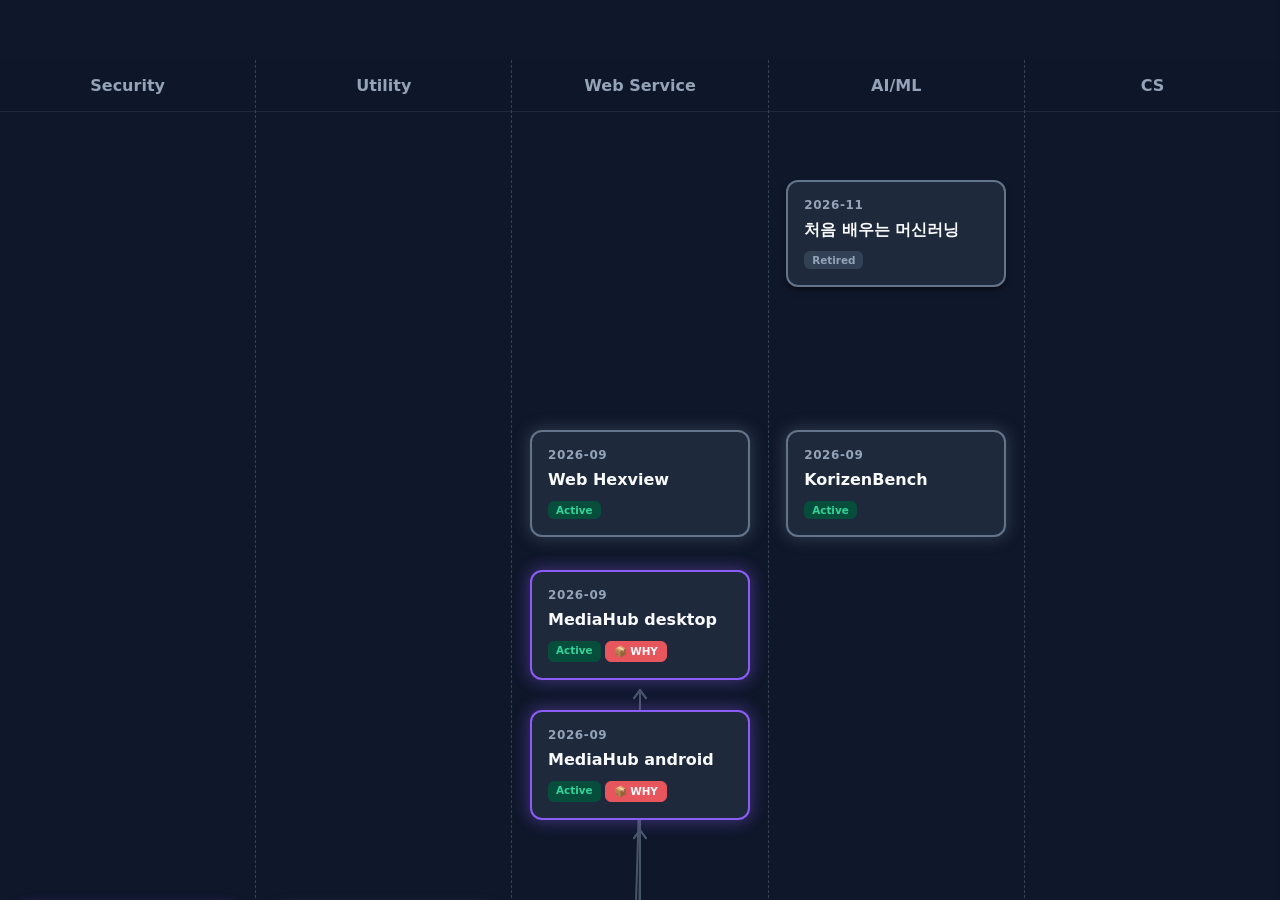
<file: devHistory/index.html>
<!-- test819 : dev history -->
<!-- python -m http.server 8080 -->

<!DOCTYPE html>
<html lang="ko">
<head>
    <meta charset="UTF-8">
    <meta name="viewport" content="width=device-width, initial-scale=1.0">
    <title>Development History</title>

    <link rel="icon" href="./favicon.ico" type="image/x-icon">
    <link rel="stylesheet" href="style.css"/>
</head>
<body>

<div id="app">
    <div id="main-view">
        <div class="swimlanes" id="swimlanes-container">
            <svg id="svg-layer"></svg>
        </div>
    </div>

    <div id="side-panel">
        <div class="panel-header">
            <span class="close-btn" onclick="closePanel()">×</span>
            <span class="panel-gen" id="sp-gen"></span>
            <h2 class="panel-title" id="sp-title"></h2>
            <div class="badge-group" id="sp-badges"></div>
        </div>
        <div class="panel-content">
            <div class="sidebar-timeline" id="sp-timeline"></div>
            <h3 class="section-title">Tech Stack</h3>
            <p class="panel-desc" id="sp-techstack"></p>
            <h3 class="section-title">Description</h3>
            <p class="panel-desc" id="sp-description"></p>
        </div>
    </div>
</div>

<script src="render.js"></script>

</body>
</html>
</file>
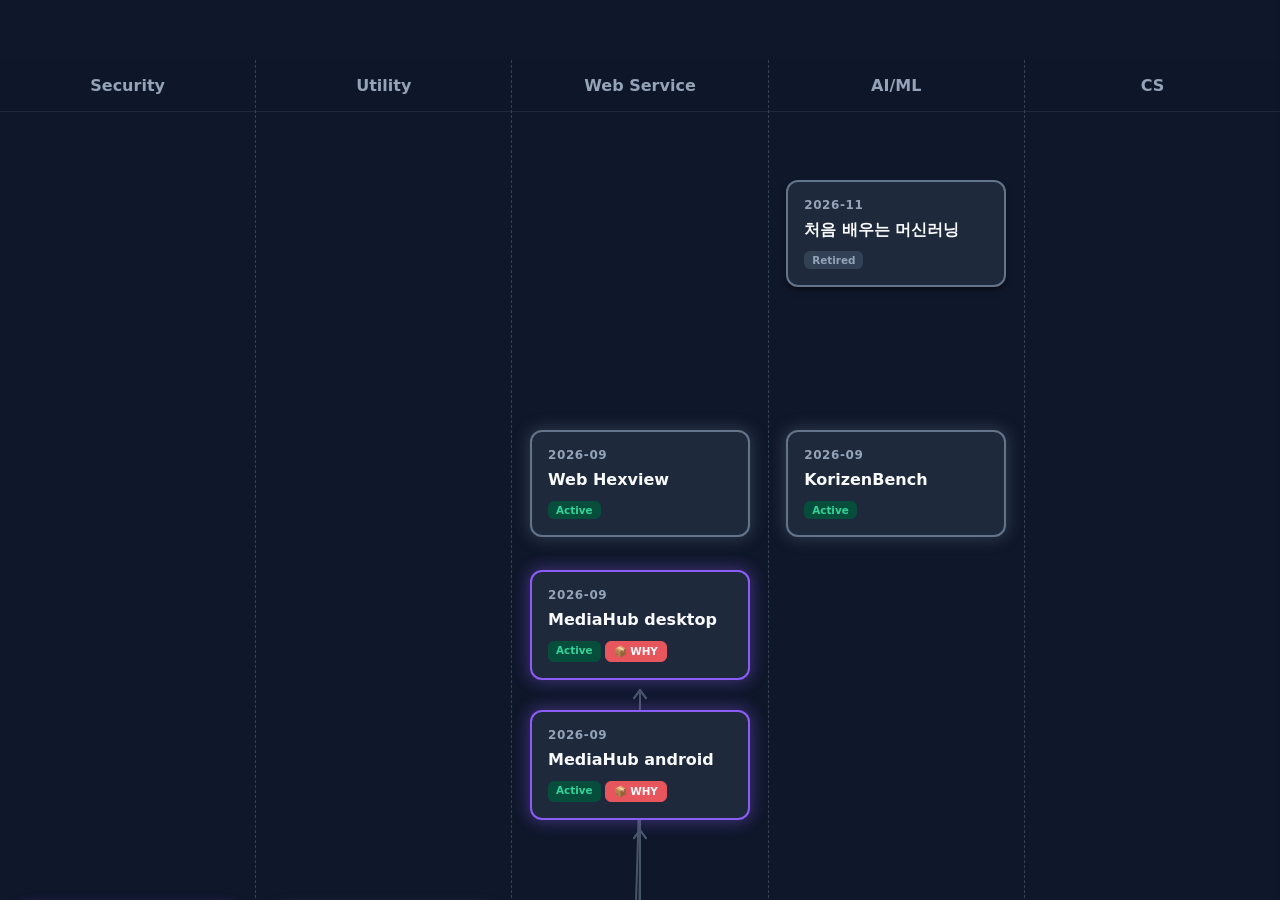
<file: DevHistory/index.html>
<!-- test819 : dev history -->
<!-- python -m http.server 8080 -->

<!DOCTYPE html>
<html lang="ko">
<head>
    <meta charset="UTF-8">
    <meta name="viewport" content="width=device-width, initial-scale=1.0">
    <title>Development History</title>

    <link rel="icon" href="../favicon.png" type="image/x-icon">
    <link rel="stylesheet" href="style.css"/>
</head>
<body>

<div id="app">
    <div id="main-view">
        <div class="swimlanes" id="swimlanes-container">
            <svg id="svg-layer"></svg>
        </div>
    </div>

    <div id="side-panel">
        <div class="panel-header">
            <span class="close-btn" onclick="closePanel()">×</span>
            <span class="panel-gen" id="sp-gen"></span>
            <h2 class="panel-title" id="sp-title"></h2>
            <div class="badge-group" id="sp-badges"></div>
        </div>
        <div class="panel-content">
            <div class="sidebar-timeline" id="sp-timeline"></div>
            <h3 class="section-title">Tech Stack</h3>
            <p class="panel-desc" id="sp-techstack"></p>
            <h3 class="section-title">Description</h3>
            <p class="panel-desc" id="sp-description"></p>
        </div>
    </div>
</div>

<script src="render.js"></script>

</body>
</html>
</file>
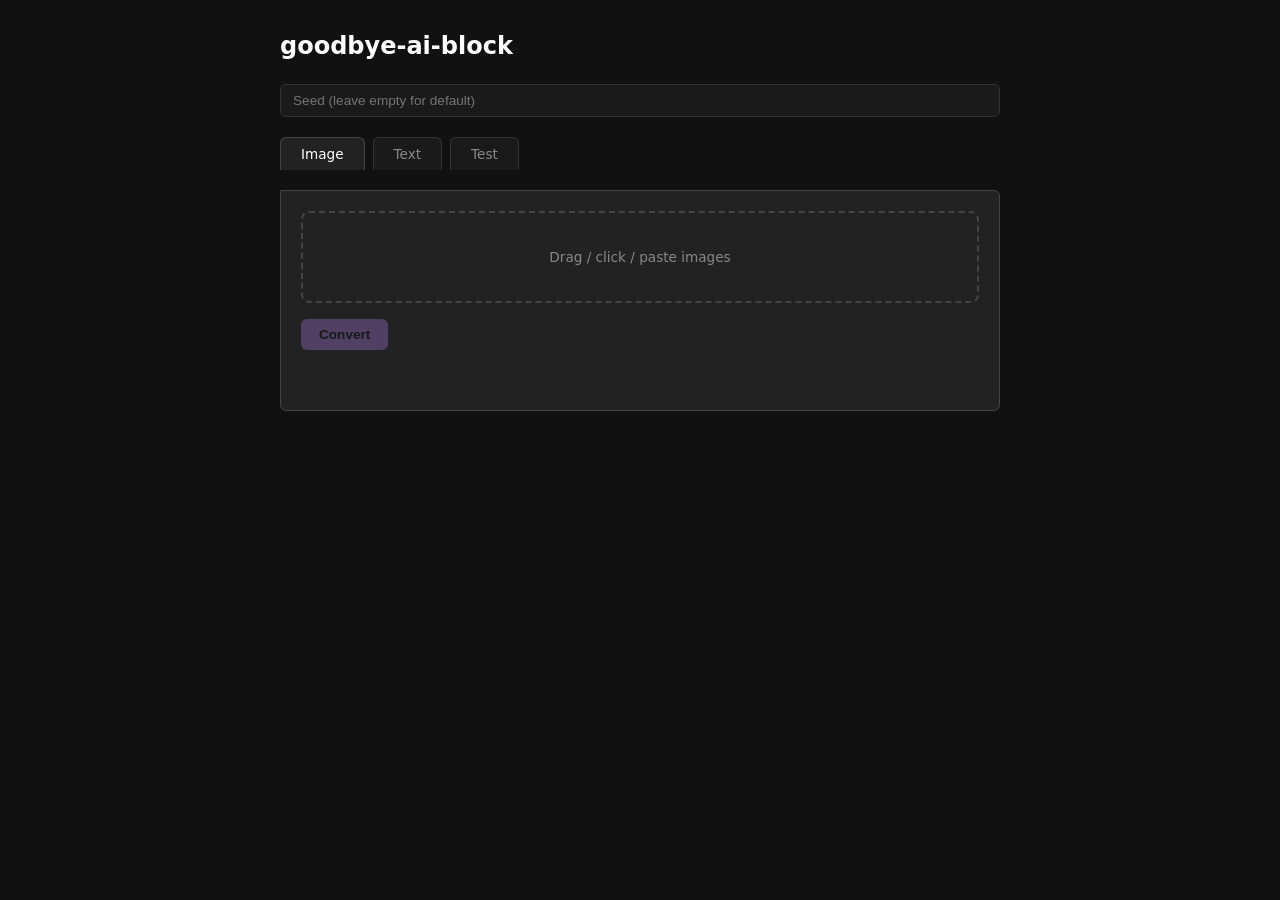
<file: goodbye-ai-block/index.html>
<!DOCTYPE html>
<html lang="en">
<head>
<meta charset="UTF-8">
<meta name="viewport" content="width=device-width, initial-scale=1.0">
<title>goodbye-ai-block</title>
<link rel="icon" href="./icon.png" type="image/x-icon">
<style>
  * { box-sizing: border-box; margin: 0; padding: 0; }
  body { font-family: system-ui, sans-serif; background: #111; color: #ddd; padding: 32px 16px; min-height: 100vh; }
  .wrap { max-width: 720px; margin: 0 auto; } h1 { font-size: 1.5rem; margin-bottom: 24px; color: #fff; }
  .seed-row, .tabs, .ctrl, .text-ctrl, .item-head, .item-body, .item-foot, .text-row, #grid { display: flex; gap: 8px; }
  .seed-row input, .tab, .panel, textarea { background: #1a1a1a; border: 1px solid #333; border-radius: 6px; font-size: .85rem; }
  .seed-row, .tabs { margin-bottom: 20px; } .seed-row input { flex: 1; color: #fff; padding: 8px 12px; }
  .tab { color: #888; padding: 8px 20px; cursor: pointer; border-bottom: none; border-radius: 6px 6px 0 0; }
  .tab.active { background: #222; color: #fff; border-color: #444; }
  .panel { display: none; background: #222; border-color: #444; border-radius: 0 6px 6px 6px; padding: 20px; } .panel.active { display: block; }
  button { padding: 8px 18px; border: none; border-radius: 6px; cursor: pointer; font-size: .85rem; font-weight: 600; }
  button:disabled { opacity: .3; cursor: default; } .btn-pri { background: #c084fc; color: #000; } .btn-sec { background: #333; color: #ccc; }
  #dropzone { border: 2px dashed #444; border-radius: 8px; padding: 36px 16px; text-align: center; cursor: pointer; color: #888; font-size: .85rem; margin-bottom: 16px; }
  #dropzone.over { border-color: #c084fc; } .ctrl { flex-wrap: wrap; margin-bottom: 12px; }
  .status { text-align: center; font-size: .8rem; min-height: 20px; color: #888; margin-bottom: 8px; } .status.err { color: #f87171; } .status.ok { color: #4ade80; }
  #grid { flex-direction: column; gap: 6px; } .item { background: #1a1a1a; border-radius: 6px; padding: 10px; }
  .item-head { justify-content: space-between; align-items: center; margin-bottom: 6px; }
  .item-name { font-size: .8rem; white-space: nowrap; overflow: hidden; text-overflow: ellipsis; flex: 1; } .item-meta { font-size: .7rem; color: #666; }
  .item-badge { font-size: .65rem; padding: 2px 6px; border-radius: 3px; }
  .badge-sig { background: #1e293b; color: #7dd3fc; } .badge-done { background: #14532d; color: #4ade80; }
  .badge-err { background: #450a0a; color: #f87171; } .badge-wait { background: #262626; color: #888; }
  .item-body { align-items: center; overflow-x: auto; } .item-body canvas { max-height: 80px; max-width: 160px; border-radius: 3px; background: #000; }
  .arrow { color: #555; } .item-foot { justify-content: flex-end; margin-top: 6px; }
  .text-row { gap: 12px; } .text-col { flex: 1; min-width: 0; }
  textarea { width: 100%; height: 180px; color: #eee; padding: 12px; font-family: monospace; resize: vertical; }
  textarea:focus { outline: none; border-color: #555; } .text-ctrl { justify-content: center; margin-top: 12px; }
  @media (max-width: 600px) { .text-row { flex-direction: column; } }
  h2 { font-size: .95rem; margin: 20px 0 8px; color: #aaa; }
  .info { font-size: .8rem; color: #888; background: #1a1a1a; padding: 8px 12px; border-radius: 6px; margin-bottom: 16px; }
  .pair { display: flex; gap: 16px; flex-wrap: wrap; margin: 8px 0; } .pair img { border: 1px solid #333; border-radius: 4px; max-width: 250px; }
  .label { font-size: .7rem; color: #666; }
  .text-box { background: #1a1a1a; padding: 10px; border-radius: 6px; margin: 8px 0; font-family: monospace; font-size: .8rem; word-break: break-all; }
  #log { font-size: .75rem; color: #4ade80; margin-top: 16px; white-space: pre-wrap; }
</style>
</head>
<body>
<div class="wrap">
  <h1>goodbye-ai-block</h1>
  <div class="seed-row">
    <input type="text" id="seedInput" placeholder="Seed (leave empty for default)">
  </div>
  <div class="tabs">
    <div class="tab active" data-tab="img-panel">Image</div>
    <div class="tab" data-tab="txt-panel">Text</div>
    <div class="tab" data-tab="test-panel">Test</div>
  </div>

  <!-- image panel -->
  <div id="img-panel" class="panel active">
    <div id="dropzone">Drag / click / paste images</div>
    <input type="file" id="fileInput" accept="image/*" multiple hidden>
    <div class="ctrl">
      <button class="btn-pri" id="btnConvert" disabled>Convert</button>
      <button class="btn-sec" id="btnDlAll" style="display:none">Download All</button>
      <button class="btn-sec" id="btnClear" style="display:none">Clear</button>
    </div>
    <div class="status" id="status"></div>
    <div id="grid"></div>
  </div>

  <!-- text panel -->
  <div id="txt-panel" class="panel">
    <div class="text-row">
      <div class="text-col"><textarea id="txtInput" placeholder="Plain text or AI!1(...) input"></textarea></div>
      <div class="text-col"><textarea id="txtOutput" placeholder="Result" readonly></textarea></div>
    </div>
    <div class="text-ctrl">
      <button class="btn-pri" id="btnTxtConvert">Convert</button>
      <button class="btn-sec" id="btnTxtCopy">Copy</button>
      <button class="btn-sec" id="btnTxtClear">Clear</button>
    </div>
    <div class="status" id="txtStatus"></div>
  </div>

  <!-- test panel -->
  <div id="test-panel" class="panel">
    <div class="info">If the extension is active, obfuscated images and text below should auto-decode.</div>

    <h2>Image — default seed</h2>
    <div class="pair">
      <div><img id="orig1"><div class="label">Original</div></div>
      <div><img id="obf1"><div class="label">Obfuscated → auto-decode</div></div>
    </div>

    <h2>Image — seed: hello</h2>
    <div class="pair">
      <div><img id="orig2"><div class="label">Original</div></div>
      <div><img id="obf2"><div class="label">Obfuscated (needs matching seed)</div></div>
    </div>

    <h2>Text — default seed</h2>
    <div id="obfText1" class="text-box">Generating...</div>

    <h2>Text — seed: hello</h2>
    <div id="obfText2" class="text-box">Generating...</div>

    <div id="log"></div>
  </div>
</div>

<script src="obfuscator.js"></script>
<script>
(() => {
  // tab switching
  document.querySelectorAll('.tab').forEach(tab => {
    tab.addEventListener('click', () => {
      document.querySelectorAll('.tab').forEach(t => t.classList.remove('active'));
      document.querySelectorAll('.panel').forEach(p => p.classList.remove('active'));
      tab.classList.add('active');
      document.getElementById(tab.dataset.tab).classList.add('active');
    });
  });

  const drop = document.getElementById('dropzone');
  const fileIn = document.getElementById('fileInput');
  const seedIn = document.getElementById('seedInput');
  const btnConvert = document.getElementById('btnConvert');
  const btnDlAll = document.getElementById('btnDlAll');
  const btnClear = document.getElementById('btnClear');
  const statusEl = document.getElementById('status');
  const grid = document.getElementById('grid');
  const items = [];
  const SUPPORTED = ['image/jpeg','image/png','image/webp'];

  function addFiles(files) {
    for (const f of files) {
      if (!f.type.startsWith('image/')) continue;
      const item = { file: f, name: f.name, type: f.type, src: null, result: null, status: 'loading', el: null };
      items.push(item); loadItem(item);
    }
    updateUI();
  }

  function loadItem(item) {
    const r = new FileReader();
    r.onload = e => {
      const img = new Image();
      img.onload = () => {
        const c = document.createElement('canvas');
        c.width = img.width; c.height = img.height;
        c.getContext('2d').drawImage(img, 0, 0);
        item.src = c; item.status = 'ready';
        AZ.detect(c).then(sig => { item.signal = sig; render(item); });
        render(item); updateUI();
      };
      img.src = e.target.result;
    };
    r.readAsDataURL(item.file); render(item);
  }

  function escapeHTML(str) {
    return String(str).replace(/[&<>"']/g, m => ({'&': '&amp;', '<': '&lt;', '>': '&gt;', '"': '&quot;', "'": '&#39;'}[m]));
  }

  function render(item) {
    if (!item.el) { item.el = document.createElement('div'); item.el.className = 'item'; grid.appendChild(item.el); }
    const dims = item.src ? `${item.src.width}×${item.src.height}` : '';
    const safeName = escapeHTML(item.name);
    const safeErr = escapeHTML(item.err || 'Error');
    
    let badge = '';
    if (item.status === 'loading') badge = '<span class="item-badge badge-wait">Loading</span>';
    else if (item.status === 'processing') badge = '<span class="item-badge badge-wait">Processing</span>';
    else if (item.status === 'done') badge = '<span class="item-badge badge-done">Done</span>';
    else if (item.status === 'error') badge = `<span class="item-badge badge-err">${safeErr}</span>`;
    else if (item.signal) badge = '<span class="item-badge badge-sig">Obfuscated</span>';
    
    item.el.innerHTML = `
      <div class="item-head"><span class="item-name" title="${safeName}">${safeName}</span><span class="item-meta">${dims}</span>${badge}</div>
      <div class="item-body"><div class="src"></div>${item.result?'<span class="arrow">→</span><div class="res"></div>':''}</div>
      ${item.status==='done'?'<div class="item-foot"><button class="btn-sec dl">Download</button></div>':''}`;
    if (item.src) { const t = thumb(item.src); item.el.querySelector('.src').appendChild(t); }
    if (item.result) { const t = thumb(item.result); item.el.querySelector('.res').appendChild(t); }
    const dl = item.el.querySelector('.dl'); if (dl) dl.onclick = () => downloadItem(item);
  }

  function thumb(cv) {
    const t = document.createElement('canvas');
    const s = Math.min(160/cv.width, 80/cv.height, 1);
    t.width = cv.width*s; t.height = cv.height*s;
    t.getContext('2d').drawImage(cv, 0, 0, t.width, t.height); return t;
  }

  function updateUI() {
    btnConvert.disabled = !items.some(i => i.status !== 'loading');
    btnDlAll.style.display = items.some(i => i.status === 'done') ? '' : 'none';
    btnClear.style.display = items.length ? '' : 'none';
  }

  function setStatus(msg, cls) { statusEl.textContent = msg; statusEl.className = 'status'+(cls?' '+cls:''); }

  // auto-detect: signal found → decode, else encode
  async function convertAll() {
    btnConvert.disabled = true;
    const seed = seedIn.value;
    let ok = 0, fail = 0;
    const total = items.filter(i => i.status !== 'loading').length;
    for (const item of items) {
      if (item.status === 'loading') continue;
      item.status = 'processing'; item.result = null; render(item);
      setStatus(`${ok+fail+1}/${total}`,'');
      await new Promise(r => setTimeout(r, 10));
      try {
        item.result = item.signal ? await AZ.deobfuscate(item.src, seed) : await AZ.obfuscate(item.src, seed);
        item.status = 'done'; ok++;
      } catch (e) { item.status = 'error'; item.err = e.message; fail++; }
      render(item);
    }
    setStatus(fail ? `${ok} done, ${fail} failed` : `Done: ${ok}`, fail ? 'err' : 'ok');
    updateUI();
  }

  function getExt(t) { return {['image/jpeg']:'.jpg',['image/png']:'.png',['image/webp']:'.webp'}[t]||'.png'; }

  function downloadItem(item) {
    if (!item.result) return;
    const t = SUPPORTED.includes(item.type) ? item.type : 'image/png';
    item.result.toBlob(blob => {
      const a = document.createElement('a');
      a.href = URL.createObjectURL(blob);
      a.download = item.name.replace(/\.[^.]+$/,'') + getExt(t);
      a.click(); setTimeout(() => URL.revokeObjectURL(a.href), 2000);
    }, t, t==='image/jpeg' ? 0.95 : undefined);
  }

  async function downloadAll() {
    for (const item of items) { if (item.status==='done') { downloadItem(item); await new Promise(r=>setTimeout(r,300)); } }
  }

  drop.addEventListener('click', () => fileIn.click());
  drop.addEventListener('dragover', e => { e.preventDefault(); drop.classList.add('over'); });
  drop.addEventListener('dragleave', () => drop.classList.remove('over'));
  drop.addEventListener('drop', e => { e.preventDefault(); drop.classList.remove('over'); addFiles(e.dataTransfer.files); });
  fileIn.addEventListener('change', () => { if (fileIn.files.length) addFiles(fileIn.files); fileIn.value=''; });
  document.addEventListener('paste', e => {
    const fs=[]; for (const it of (e.clipboardData?.items||[])) if (it.type.startsWith('image/')) fs.push(it.getAsFile());
    if (fs.length) addFiles(fs);
  });
  btnConvert.addEventListener('click', convertAll);
  btnDlAll.addEventListener('click', downloadAll);
  btnClear.addEventListener('click', () => { items.length=0; grid.innerHTML=''; btnDlAll.style.display='none'; btnClear.style.display='none'; btnConvert.disabled=true; setStatus(''); });

  // -- text panel --
  const txtIn = document.getElementById('txtInput');
  const txtOut = document.getElementById('txtOutput');
  const txtSt = document.getElementById('txtStatus');
  function setTxtSt(m,c) { txtSt.textContent=m; txtSt.className='status'+(c?' '+c:''); }

  // auto-detect: AI!1(...) → decode, else encode
  document.getElementById('btnTxtConvert').addEventListener('click', async () => {
    const val = txtIn.value.trim();
    if (!val) { setTxtSt('No input','err'); return; }
    try {
      const seed = seedIn.value;
      if (/AI!1\(/.test(val)) { txtOut.value = await AZ.deobfuscateText(val, seed); setTxtSt('Decoded','ok'); }
      else { txtOut.value = await AZ.obfuscateText(val, seed); setTxtSt('Encoded','ok'); }
    } catch (e) { setTxtSt(e.message,'err'); }
  });
  document.getElementById('btnTxtCopy').addEventListener('click', () => { navigator.clipboard.writeText(txtOut.value||txtIn.value).catch(()=>{}); });
  document.getElementById('btnTxtClear').addEventListener('click', () => { txtIn.value=''; txtOut.value=''; setTxtSt(''); });

  // -- test panel --
  const log = document.getElementById('log');
  function addLog(msg) { log.textContent += msg + '\n'; }

  async function makeTestImage(text, c1, c2) {
    const c = document.createElement('canvas'); c.width = 200; c.height = 120;
    const ctx = c.getContext('2d');
    const g = ctx.createLinearGradient(0, 0, 200, 120);
    g.addColorStop(0, c1); g.addColorStop(1, c2);
    ctx.fillStyle = g; ctx.fillRect(0, 0, 200, 120);
    ctx.fillStyle = 'rgba(255,255,255,.3)';
    ctx.beginPath(); ctx.arc(150, 40, 30, 0, Math.PI*2); ctx.fill();
    ctx.fillRect(20, 70, 60, 30);
    ctx.fillStyle = '#fff'; ctx.font = 'bold 18px sans-serif';
    ctx.fillText(text, 20, 45);
    return c;
  }

  let testsRun = false;
  async function runTests() {
    if (testsRun) return;
    testsRun = true;
    try {
      const s1 = await makeTestImage('Test A', '#c084fc', '#1a1a2e');
      document.getElementById('orig1').src = s1.toDataURL();
      document.getElementById('obf1').src = (await AZ.obfuscate(s1, '')).toDataURL();
      addLog('✓ Image test 1 (default seed)');

      const s2 = await makeTestImage('Test B', '#f472b6', '#111');
      document.getElementById('orig2').src = s2.toDataURL();
      document.getElementById('obf2').src = (await AZ.obfuscate(s2, 'hello')).toDataURL();
      addLog('✓ Image test 2 (seed: hello)');

      document.getElementById('obfText1').textContent = await AZ.obfuscateText('This is a test message with default seed.', '');
      addLog('✓ Text test 1 (default seed)');

      document.getElementById('obfText2').textContent = await AZ.obfuscateText("This is a secret message with seed 'hello'.", 'hello');
      addLog('✓ Text test 2 (seed: hello)');

      addLog('\nDone. Extension should auto-decode the obfuscated items above.');
    } catch (e) { addLog('✗ Error: ' + e.message); }
  }

  // Hook test runner into tab click
  document.querySelector('[data-tab="test-panel"]').addEventListener('click', runTests);

})();
</script>
</body>
</html>
</file>
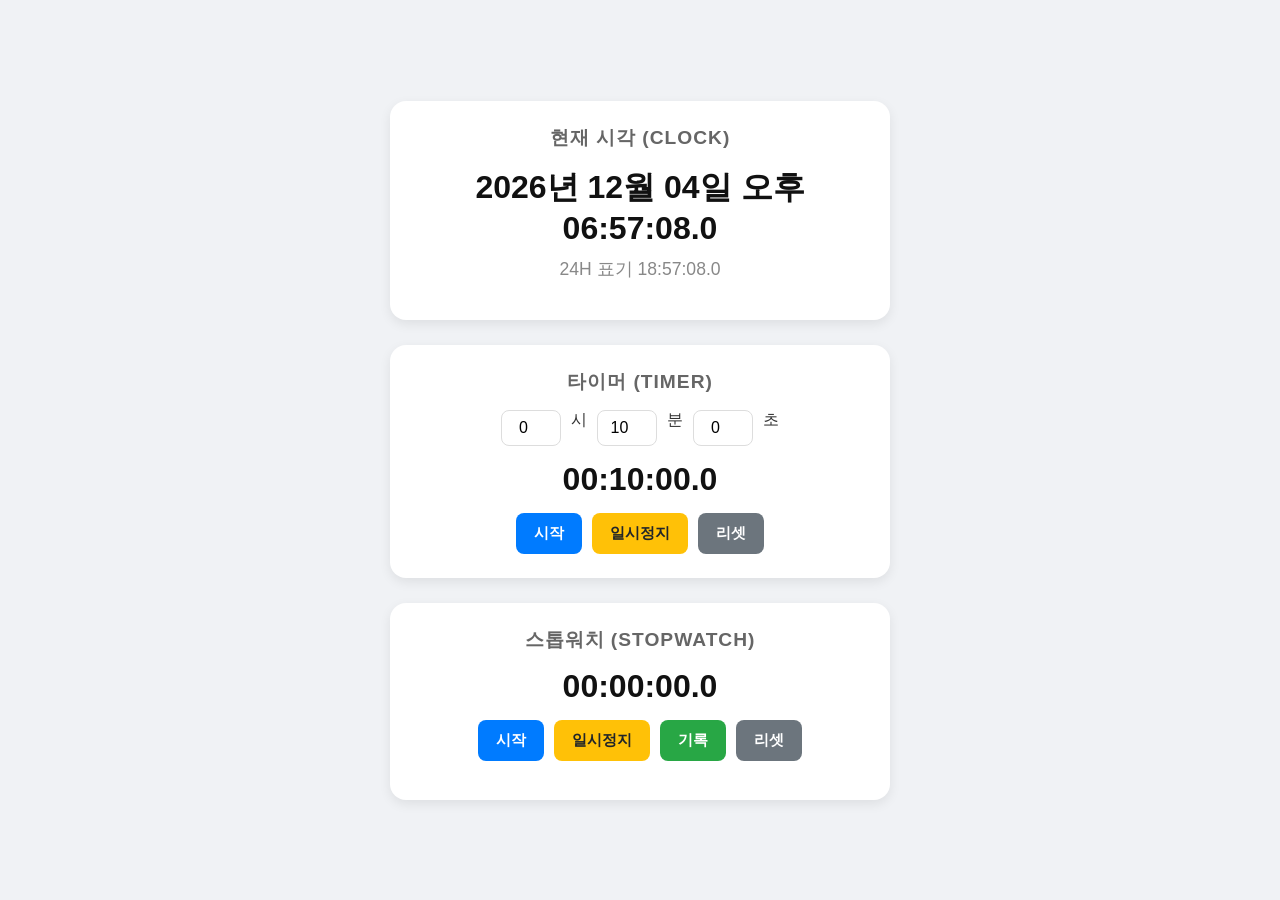
<file: webClock/index.html>
<!DOCTYPE html>
<html lang="ko">
<head>
    <meta charset="UTF-8">
    <meta name="viewport" content="width=device-width, initial-scale=1.0">
    <title>Web Clock</title>
    <link rel="icon" href="./favicon.png" type="image/x-icon">
    <style>
        * {
            box-sizing: border-box;
            margin: 0;
            padding: 0;
            font-family: 'Segoe UI', Tahoma, Geneva, Verdana, sans-serif;
        }
        body {
            background-color: #f0f2f5;
            color: #333;
            display: flex;
            justify-content: center;
            align-items: center;
            min-height: 100vh;
            padding: 20px;
        }
        .container {
            width: 100%;
            max-width: 500px;
            display: flex;
            flex-direction: column;
            gap: 25px;
        }
        .card {
            background: #ffffff;
            border-radius: 16px;
            padding: 24px;
            box-shadow: 0 4px 12px rgba(0,0,0,0.08);
            text-align: center;
        }
        h2 {
            font-size: 1.2rem;
            color: #666;
            margin-bottom: 15px;
            text-transform: uppercase;
            letter-spacing: 1px;
        }
        .display {
            font-size: 2rem;
            font-weight: 700;
            color: #111;
            margin: 15px 0;
            font-variant-numeric: tabular-nums;
        }
        .sub-display {
            font-size: 1.1rem;
            color: #888;
            margin-top: -5px;
            margin-bottom: 15px;
        }
        .inputs {
            display: flex;
            justify-content: center;
            gap: 10px;
            margin-bottom: 15px;
        }
        .inputs input {
            width: 60px;
            padding: 8px;
            border: 1px solid #ddd;
            border-radius: 8px;
            text-align: center;
            font-size: 1rem;
        }
        .control-btns {
            display: flex;
            justify-content: center;
            gap: 10px;
        }
        button {
            padding: 10px 18px;
            border: none;
            border-radius: 8px;
            font-size: 0.95rem;
            font-weight: 600;
            cursor: pointer;
            transition: background 0.2s;
        }
        .btn-start { background-color: #007bff; color: white; }
        .btn-start:hover { background-color: #0056b3; }
        .btn-pause { background-color: #ffc107; color: #212529; }
        .btn-pause:hover { background-color: #e0a800; }
        .btn-reset { background-color: #6c757d; color: white; }
        .btn-reset:hover { background-color: #5a6268; }
        .btn-record { background-color: #28a745; color: white; }
        .btn-record:hover { background-color: #218838; }
        
        .records-list {
            margin-top: 15px;
            max-height: 120px;
            overflow-y: auto;
            text-align: left;
            padding-left: 20px;
            font-size: 0.9rem;
            color: #555;
        }
        .records-list li {
            margin-bottom: 4px;
            font-variant-numeric: tabular-nums;
        }

        /* Alert pannel */
        .modal-overlay {
            position: fixed;
            top: 0;
            left: 0;
            width: 100%;
            height: 100%;
            background: rgba(0, 0, 0, 0.5);
            display: flex;
            justify-content: center;
            align-items: center;
            z-index: 1000;
            opacity: 0;
            visibility: hidden;
            transition: opacity 0.2s ease, visibility 0.2s ease;
        }
        .modal-overlay.active {
            opacity: 1;
            visibility: visible;
        }
        .modal-content {
            background: white;
            padding: 30px;
            border-radius: 16px;
            text-align: center;
            box-shadow: 0 10px 25px rgba(0,0,0,0.2);
            max-width: 90%;
            width: 320px;
        }
        .modal-content h3 {
            font-size: 1.4rem;
            margin-bottom: 10px;
        }
        .modal-content p {
            color: #666;
            margin-bottom: 20px;
        }
        .btn-close {
            background-color: #dc3545;
            color: white;
            width: 100%;
        }
        .btn-close:hover { background-color: #bd2130; }
    </style>
</head>
<body>

<div class="container">

    <div class="card">
        <h2>현재 시각 (Clock)</h2>
        <div id="clock-12" class="display">0000년 00월 00일 오전 00:00:00.0</div>
        <div id="clock-24" class="sub-display">24H 표기 00:00:00.0</div>
    </div>

    <div class="card">
        <h2>타이머 (Timer)</h2>
        <div class="inputs" id="timer-inputs-div">
            <input type="number" id="timer-h" min="0" max="99" value="0"> 시
            <input type="number" id="timer-m" min="0" max="59" value="10"> 분
            <input type="number" id="timer-s" min="0" max="59" value="0"> 초
        </div>
        <div id="timer-display" class="display">00:10:00.0</div>
        <div class="control-btns">
            <button class="btn-start" onclick="startTimer()">시작</button>
            <button class="btn-pause" onclick="pauseTimer()">일시정지</button>
            <button class="btn-reset" onclick="resetTimer()">리셋</button>
        </div>
    </div>

    <div class="card">
        <h2>스톱워치 (Stopwatch)</h2>
        <div id="sw-display" class="display">00:00:00.0</div>
        <div class="control-btns">
            <button class="btn-start" onclick="startSw()">시작</button>
            <button class="btn-pause" onclick="pauseSw()">일시정지</button>
            <button class="btn-record" onclick="recordSw()">기록</button>
            <button class="btn-reset" onclick="resetSw()">리셋</button>
        </div>
        <ul id="sw-laps" class="records-list"></ul>
    </div>

</div>

<div id="alarm-modal" class="modal-overlay">
    <div class="modal-content">
        <h3>⏰ 타이머 종료</h3>
        <p>설정한 시간이 완료되었습니다!</p>
        <button class="btn-close" onclick="closeModal()">확인</button>
    </div>
</div>

<script>
    // ==========================================
    // 1. 시계 기능 (0.1초 단위 업데이트)
    // ==========================================
    function updateClock() {
        const now = new Date();
        const year = now.getFullYear();
        const month = String(now.getMonth() + 1).padStart(2, '0');
        const date = String(now.getDate()).padStart(2, '0');
        
        const hours24 = now.getHours();
        const minutes = String(now.getMinutes()).padStart(2, '0');
        const seconds = String(now.getSeconds()).padStart(2, '0');
        const tenths = Math.floor(now.getMilliseconds() / 100);

        const ampm = hours24 >= 12 ? '오후' : '오전';
        const hours12 = hours24 % 12 === 0 ? 12 : hours24 % 12;
        const h12Str = String(hours12).padStart(2, '0');
        const h24Str = String(hours24).padStart(2, '0');

        document.getElementById('clock-12').innerText = `${year}년 ${month}월 ${date}일 ${ampm} ${h12Str}:${minutes}:${seconds}.${tenths}`;
        document.getElementById('clock-24').innerText = `24H 표기 ${h24Str}:${minutes}:${seconds}.${tenths}`;
    }
    setInterval(updateClock, 100);
    updateClock();


    // ==========================================
    // 2. 타이머 기능
    // ==========================================
    let timerRemainingMs = 0;
    let timerInterval = null;
    let lastTimerTimestamp = 0;
    let audioInterval = null;

    function formatTimerTime(ms) {
        const totalTenths = Math.ceil(ms / 100);
        const tenths = totalTenths % 10;
        const totalSeconds = Math.floor(totalTenths / 10);
        const s = totalSeconds % 60;
        const totalMinutes = Math.floor(totalSeconds / 60);
        const m = totalMinutes % 60;
        const h = Math.floor(totalMinutes / 60);
        return `${String(h).padStart(2, '0')}:${String(m).padStart(2, '0')}:${String(s).padStart(2, '0')}.${tenths}`;
    }

    function playAlarmSound() {
        const audioCtx = new (window.AudioContext || window.webkitAudioContext)();
        if(!audioCtx) return;
        
        let count = 0;
        // 알람소리 3회 재생
        audioInterval = setInterval(() => {
            if (count >= 3) { clearInterval(audioInterval); return; }
            const osc = audioCtx.createOscillator();
            const gain = audioCtx.createGain();
            osc.type = 'sine';
            osc.frequency.setValueAtTime(880, audioCtx.currentTime); 
            gain.gain.setValueAtTime(0.4, audioCtx.currentTime);
            osc.connect(gain);
            gain.connect(audioCtx.destination);
            osc.start();
            osc.stop(audioCtx.currentTime + 0.3);
            count++;
        }, 600);
    }

    function startTimer() {
        if (timerInterval) return;

        if (timerRemainingMs <= 0) {
            const h = parseInt(document.getElementById('timer-h').value) || 0;
            const m = parseInt(document.getElementById('timer-m').value) || 0;
            const s = parseInt(document.getElementById('timer-s').value) || 0;
            timerRemainingMs = (h * 3600 + m * 60 + s) * 1000;
        }

        if (timerRemainingMs <= 0) return;

        lastTimerTimestamp = Date.now();
        timerInterval = setInterval(() => {
            const now = Date.now();
            const delta = now - lastTimerTimestamp;
            lastTimerTimestamp = now;

            timerRemainingMs -= delta;

            if (timerRemainingMs <= 0) {
                timerRemainingMs = 0;
                clearInterval(timerInterval);
                timerInterval = null;
                document.getElementById('timer-display').innerText = formatTimerTime(0);
                
                // 타이머 종료
                playAlarmSound();
                document.getElementById('alarm-modal').classList.add('active');
            } else {
                document.getElementById('timer-display').innerText = formatTimerTime(timerRemainingMs);
            }
        }, 100);
    }

    function pauseTimer() {
        clearInterval(timerInterval);
        timerInterval = null;
    }

    function resetTimer() {
        pauseTimer();
        timerRemainingMs = 0;
        const h = parseInt(document.getElementById('timer-h').value) || 0;
        const m = parseInt(document.getElementById('timer-m').value) || 0;
        const s = parseInt(document.getElementById('timer-s').value) || 0;
        const initialMs = (h * 3600 + m * 60 + s) * 1000;
        document.getElementById('timer-display').innerText = formatTimerTime(initialMs);
    }

    function closeModal() {
        document.getElementById('alarm-modal').classList.remove('active');
        if (audioInterval) {
            clearInterval(audioInterval);
        }
    }


    // ==========================================
    // 3. 스톱워치 기능
    // ==========================================
    let swElapsedMs = 0;
    let swInterval = null;
    let lastSwTimestamp = 0;
    let lapCount = 0;

    function formatSwTime(ms) {
        const totalTenths = Math.floor(ms / 100);
        const tenths = totalTenths % 10;
        const totalSeconds = Math.floor(totalTenths / 10);
        const s = totalSeconds % 60;
        const totalMinutes = Math.floor(totalSeconds / 60);
        const m = totalMinutes % 60;
        const h = Math.floor(totalMinutes / 60);
        return `${String(h).padStart(2, '0')}:${String(m).padStart(2, '0')}:${String(s).padStart(2, '0')}.${tenths}`;
    }

    function startSw() {
        if (swInterval) return;
        lastSwTimestamp = Date.now();
        swInterval = setInterval(() => {
            const now = Date.now();
            const delta = now - lastSwTimestamp;
            swElapsedMs += delta;
            lastSwTimestamp = now;
            document.getElementById('sw-display').innerText = formatSwTime(swElapsedMs);
        }, 100);
    }

    function pauseSw() {
        clearInterval(swInterval);
        swInterval = null;
    }

    function recordSw() {
        if (swElapsedMs === 0) return;
        lapCount++;
        const currentTimeStr = formatSwTime(swElapsedMs);
        const li = document.createElement('li');
        li.innerText = `기록 ${lapCount} — ${currentTimeStr}`;
        document.getElementById('sw-laps').appendChild(li);
    }

    function resetSw() {
        pauseSw();
        swElapsedMs = 0;
        lapCount = 0;
        document.getElementById('sw-display').innerText = formatSwTime(0);
        document.getElementById('sw-laps').innerHTML = '';
    }
</script>

</body>
</html>
</file>
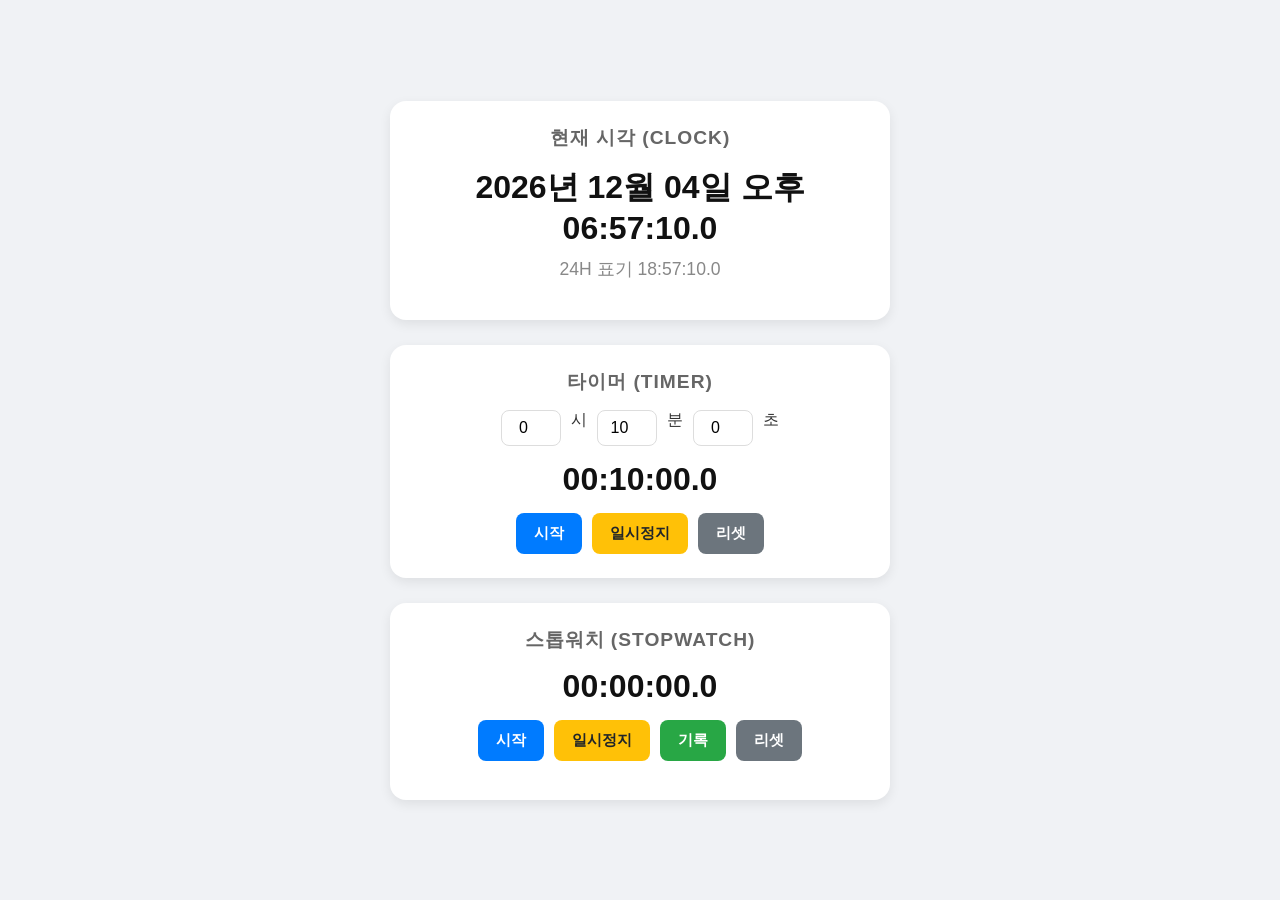
<file: WebClock/index.html>
<!-- test841 : Web Clock -->
<!DOCTYPE html>
<html lang="ko">
<head>
    <meta charset="UTF-8">
    <meta name="viewport" content="width=device-width, initial-scale=1.0">
    <title>Web Clock</title>
    <link rel="icon" href="../favicon.png" type="image/x-icon">
    <style>
        * {
            box-sizing: border-box;
            margin: 0;
            padding: 0;
            font-family: 'Segoe UI', Tahoma, Geneva, Verdana, sans-serif;
        }
        body {
            background-color: #f0f2f5;
            color: #333;
            display: flex;
            justify-content: center;
            align-items: center;
            min-height: 100vh;
            padding: 20px;
        }
        .container {
            width: 100%;
            max-width: 500px;
            display: flex;
            flex-direction: column;
            gap: 25px;
        }
        .card {
            background: #ffffff;
            border-radius: 16px;
            padding: 24px;
            box-shadow: 0 4px 12px rgba(0,0,0,0.08);
            text-align: center;
        }
        h2 {
            font-size: 1.2rem;
            color: #666;
            margin-bottom: 15px;
            text-transform: uppercase;
            letter-spacing: 1px;
        }
        .display {
            font-size: 2rem;
            font-weight: 700;
            color: #111;
            margin: 15px 0;
            font-variant-numeric: tabular-nums;
        }
        .sub-display {
            font-size: 1.1rem;
            color: #888;
            margin-top: -5px;
            margin-bottom: 15px;
        }
        .inputs {
            display: flex;
            justify-content: center;
            gap: 10px;
            margin-bottom: 15px;
        }
        .inputs input {
            width: 60px;
            padding: 8px;
            border: 1px solid #ddd;
            border-radius: 8px;
            text-align: center;
            font-size: 1rem;
        }
        .control-btns {
            display: flex;
            justify-content: center;
            gap: 10px;
        }
        button {
            padding: 10px 18px;
            border: none;
            border-radius: 8px;
            font-size: 0.95rem;
            font-weight: 600;
            cursor: pointer;
            transition: background 0.2s;
        }
        .btn-start { background-color: #007bff; color: white; }
        .btn-start:hover { background-color: #0056b3; }
        .btn-pause { background-color: #ffc107; color: #212529; }
        .btn-pause:hover { background-color: #e0a800; }
        .btn-reset { background-color: #6c757d; color: white; }
        .btn-reset:hover { background-color: #5a6268; }
        .btn-record { background-color: #28a745; color: white; }
        .btn-record:hover { background-color: #218838; }
        
        .records-list {
            margin-top: 15px;
            max-height: 120px;
            overflow-y: auto;
            text-align: left;
            padding-left: 20px;
            font-size: 0.9rem;
            color: #555;
        }
        .records-list li {
            margin-bottom: 4px;
            font-variant-numeric: tabular-nums;
        }

        /* Alert pannel */
        .modal-overlay {
            position: fixed;
            top: 0;
            left: 0;
            width: 100%;
            height: 100%;
            background: rgba(0, 0, 0, 0.5);
            display: flex;
            justify-content: center;
            align-items: center;
            z-index: 1000;
            opacity: 0;
            visibility: hidden;
            transition: opacity 0.2s ease, visibility 0.2s ease;
        }
        .modal-overlay.active {
            opacity: 1;
            visibility: visible;
        }
        .modal-content {
            background: white;
            padding: 30px;
            border-radius: 16px;
            text-align: center;
            box-shadow: 0 10px 25px rgba(0,0,0,0.2);
            max-width: 90%;
            width: 320px;
        }
        .modal-content h3 {
            font-size: 1.4rem;
            margin-bottom: 10px;
        }
        .modal-content p {
            color: #666;
            margin-bottom: 20px;
        }
        .btn-close {
            background-color: #dc3545;
            color: white;
            width: 100%;
        }
        .btn-close:hover { background-color: #bd2130; }
    </style>
</head>
<body>

<div class="container">

    <div class="card">
        <h2>현재 시각 (Clock)</h2>
        <div id="clock-12" class="display">0000년 00월 00일 오전 00:00:00.0</div>
        <div id="clock-24" class="sub-display">24H 표기 00:00:00.0</div>
    </div>

    <div class="card">
        <h2>타이머 (Timer)</h2>
        <div class="inputs" id="timer-inputs-div">
            <input type="number" id="timer-h" min="0" max="99" value="0"> 시
            <input type="number" id="timer-m" min="0" max="59" value="10"> 분
            <input type="number" id="timer-s" min="0" max="59" value="0"> 초
        </div>
        <div id="timer-display" class="display">00:10:00.0</div>
        <div class="control-btns">
            <button class="btn-start" onclick="startTimer()">시작</button>
            <button class="btn-pause" onclick="pauseTimer()">일시정지</button>
            <button class="btn-reset" onclick="resetTimer()">리셋</button>
        </div>
    </div>

    <div class="card">
        <h2>스톱워치 (Stopwatch)</h2>
        <div id="sw-display" class="display">00:00:00.0</div>
        <div class="control-btns">
            <button class="btn-start" onclick="startSw()">시작</button>
            <button class="btn-pause" onclick="pauseSw()">일시정지</button>
            <button class="btn-record" onclick="recordSw()">기록</button>
            <button class="btn-reset" onclick="resetSw()">리셋</button>
        </div>
        <ul id="sw-laps" class="records-list"></ul>
    </div>

</div>

<div id="alarm-modal" class="modal-overlay">
    <div class="modal-content">
        <h3>⏰ 타이머 종료</h3>
        <p>설정한 시간이 완료되었습니다!</p>
        <button class="btn-close" onclick="closeModal()">확인</button>
    </div>
</div>

<script>
    // ==========================================
    // 1. 시계 기능 (0.1초 단위 업데이트)
    // ==========================================
    function updateClock() {
        const now = new Date();
        const year = now.getFullYear();
        const month = String(now.getMonth() + 1).padStart(2, '0');
        const date = String(now.getDate()).padStart(2, '0');
        
        const hours24 = now.getHours();
        const minutes = String(now.getMinutes()).padStart(2, '0');
        const seconds = String(now.getSeconds()).padStart(2, '0');
        const tenths = Math.floor(now.getMilliseconds() / 100);

        const ampm = hours24 >= 12 ? '오후' : '오전';
        const hours12 = hours24 % 12 === 0 ? 12 : hours24 % 12;
        const h12Str = String(hours12).padStart(2, '0');
        const h24Str = String(hours24).padStart(2, '0');

        document.getElementById('clock-12').innerText = `${year}년 ${month}월 ${date}일 ${ampm} ${h12Str}:${minutes}:${seconds}.${tenths}`;
        document.getElementById('clock-24').innerText = `24H 표기 ${h24Str}:${minutes}:${seconds}.${tenths}`;
    }
    setInterval(updateClock, 100);
    updateClock();


    // ==========================================
    // 2. 타이머 기능
    // ==========================================
    let timerRemainingMs = 0;
    let timerInterval = null;
    let lastTimerTimestamp = 0;
    let audioInterval = null;

    function formatTimerTime(ms) {
        const totalTenths = Math.ceil(ms / 100);
        const tenths = totalTenths % 10;
        const totalSeconds = Math.floor(totalTenths / 10);
        const s = totalSeconds % 60;
        const totalMinutes = Math.floor(totalSeconds / 60);
        const m = totalMinutes % 60;
        const h = Math.floor(totalMinutes / 60);
        return `${String(h).padStart(2, '0')}:${String(m).padStart(2, '0')}:${String(s).padStart(2, '0')}.${tenths}`;
    }

    function playAlarmSound() {
        const audioCtx = new (window.AudioContext || window.webkitAudioContext)();
        if(!audioCtx) return;
        
        let count = 0;
        // 알람소리 3회 재생
        audioInterval = setInterval(() => {
            if (count >= 3) { clearInterval(audioInterval); return; }
            const osc = audioCtx.createOscillator();
            const gain = audioCtx.createGain();
            osc.type = 'sine';
            osc.frequency.setValueAtTime(880, audioCtx.currentTime); 
            gain.gain.setValueAtTime(0.4, audioCtx.currentTime);
            osc.connect(gain);
            gain.connect(audioCtx.destination);
            osc.start();
            osc.stop(audioCtx.currentTime + 0.3);
            count++;
        }, 600);
    }

    function startTimer() {
        if (timerInterval) return;

        if (timerRemainingMs <= 0) {
            const h = parseInt(document.getElementById('timer-h').value) || 0;
            const m = parseInt(document.getElementById('timer-m').value) || 0;
            const s = parseInt(document.getElementById('timer-s').value) || 0;
            timerRemainingMs = (h * 3600 + m * 60 + s) * 1000;
        }

        if (timerRemainingMs <= 0) return;

        lastTimerTimestamp = Date.now();
        timerInterval = setInterval(() => {
            const now = Date.now();
            const delta = now - lastTimerTimestamp;
            lastTimerTimestamp = now;

            timerRemainingMs -= delta;

            if (timerRemainingMs <= 0) {
                timerRemainingMs = 0;
                clearInterval(timerInterval);
                timerInterval = null;
                document.getElementById('timer-display').innerText = formatTimerTime(0);
                
                // 타이머 종료
                playAlarmSound();
                document.getElementById('alarm-modal').classList.add('active');
            } else {
                document.getElementById('timer-display').innerText = formatTimerTime(timerRemainingMs);
            }
        }, 100);
    }

    function pauseTimer() {
        clearInterval(timerInterval);
        timerInterval = null;
    }

    function resetTimer() {
        pauseTimer();
        timerRemainingMs = 0;
        const h = parseInt(document.getElementById('timer-h').value) || 0;
        const m = parseInt(document.getElementById('timer-m').value) || 0;
        const s = parseInt(document.getElementById('timer-s').value) || 0;
        const initialMs = (h * 3600 + m * 60 + s) * 1000;
        document.getElementById('timer-display').innerText = formatTimerTime(initialMs);
    }

    function closeModal() {
        document.getElementById('alarm-modal').classList.remove('active');
        if (audioInterval) {
            clearInterval(audioInterval);
        }
    }


    // ==========================================
    // 3. 스톱워치 기능
    // ==========================================
    let swElapsedMs = 0;
    let swInterval = null;
    let lastSwTimestamp = 0;
    let lapCount = 0;

    function formatSwTime(ms) {
        const totalTenths = Math.floor(ms / 100);
        const tenths = totalTenths % 10;
        const totalSeconds = Math.floor(totalTenths / 10);
        const s = totalSeconds % 60;
        const totalMinutes = Math.floor(totalSeconds / 60);
        const m = totalMinutes % 60;
        const h = Math.floor(totalMinutes / 60);
        return `${String(h).padStart(2, '0')}:${String(m).padStart(2, '0')}:${String(s).padStart(2, '0')}.${tenths}`;
    }

    function startSw() {
        if (swInterval) return;
        lastSwTimestamp = Date.now();
        swInterval = setInterval(() => {
            const now = Date.now();
            const delta = now - lastSwTimestamp;
            swElapsedMs += delta;
            lastSwTimestamp = now;
            document.getElementById('sw-display').innerText = formatSwTime(swElapsedMs);
        }, 100);
    }

    function pauseSw() {
        clearInterval(swInterval);
        swInterval = null;
    }

    function recordSw() {
        if (swElapsedMs === 0) return;
        lapCount++;
        const currentTimeStr = formatSwTime(swElapsedMs);
        const li = document.createElement('li');
        li.innerText = `기록 ${lapCount} — ${currentTimeStr}`;
        document.getElementById('sw-laps').appendChild(li);
    }

    function resetSw() {
        pauseSw();
        swElapsedMs = 0;
        lapCount = 0;
        document.getElementById('sw-display').innerText = formatSwTime(0);
        document.getElementById('sw-laps').innerHTML = '';
    }
</script>

</body>
</html>
</file>
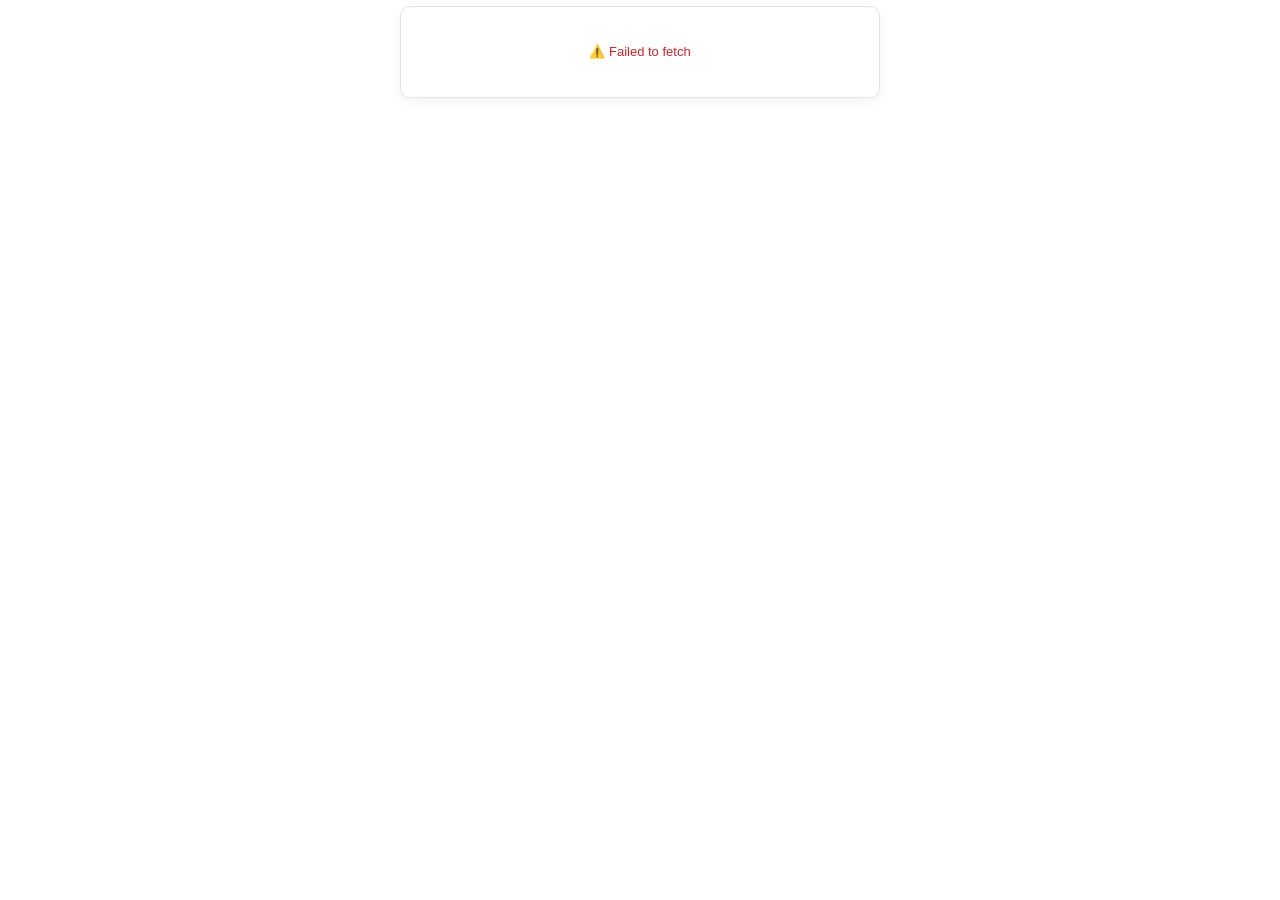
<file: GithubStats/embed.html>
<!DOCTYPE html>
<html lang="en">

<head>
  <meta charset="UTF-8">
  <meta name="viewport" content="width=device-width, initial-scale=1.0">
  <title>GitHub Language Stats</title>
  <script src="./ghstat.js" defer></script>
  <style>
    * {
      box-sizing: border-box;
      margin: 0;
      padding: 0;
    }

    html {
      background: transparent !important;
      background-color: transparent !important;
      color-scheme: light dark;
    }

    body {
      background: transparent !important;
      background-color: transparent !important;
      padding: 6px;
      display: flex;
      justify-content: center;
    }

    github-langs {
      width: 100%;
      max-width: 480px;
    }
  </style>
</head>

<body>
  <github-langs id="widget"></github-langs>
  <script>
    (function () {
      const p = new URLSearchParams(window.location.search);
      const w = document.getElementById('widget');
      w.setAttribute('username', p.get('user') || p.get('username') || 'octocat');
      w.setAttribute('theme', p.get('theme') || 'auto');
      w.setAttribute('layout', p.get('layout') || 'classic');
      w.setAttribute('limit', p.get('limit') || '6');
      if (p.get('exclude')) w.setAttribute('exclude', p.get('exclude'));
      if (p.get('title')) w.setAttribute('title', p.get('title'));
    })();
  </script>
</body>

</html>
</file>
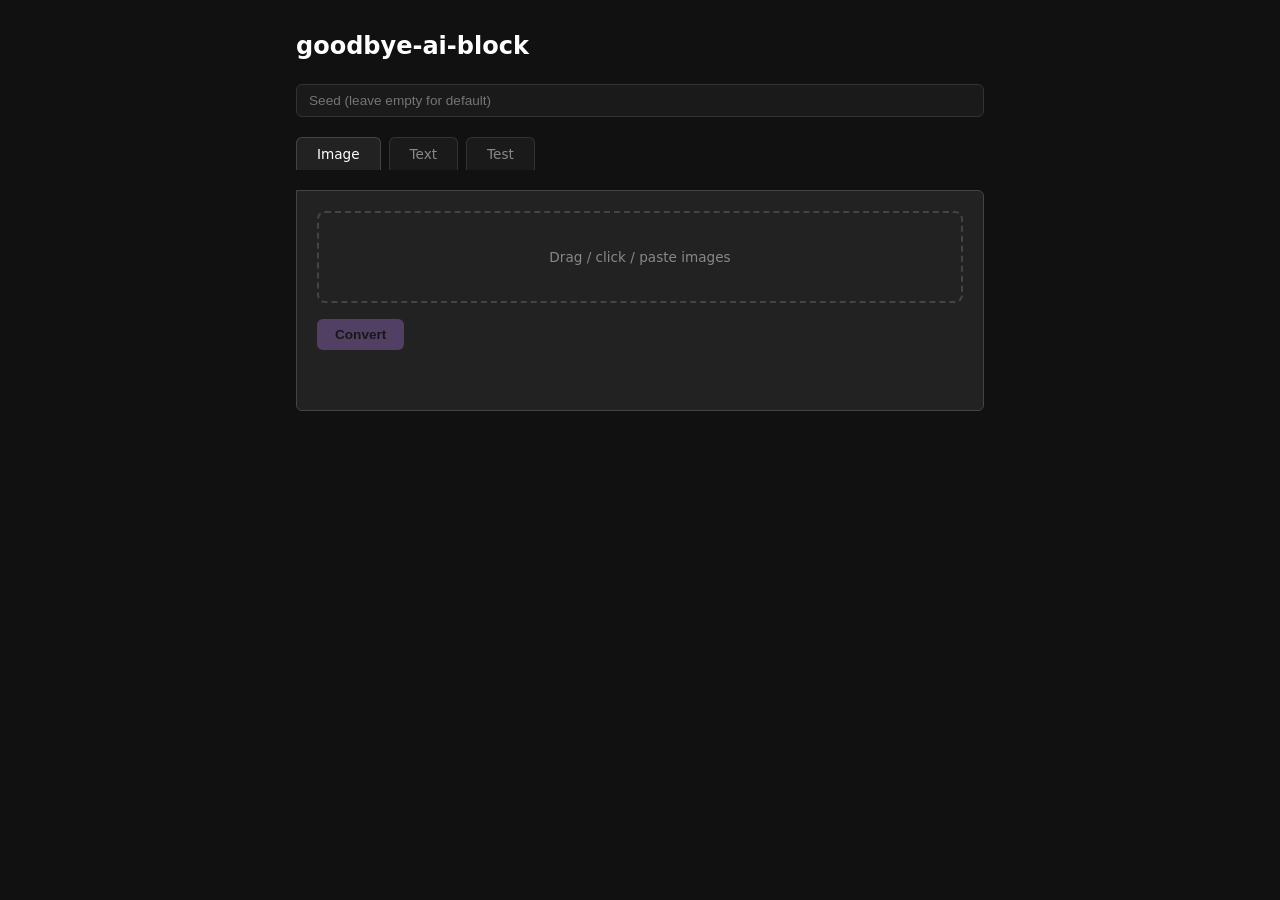
<file: goodbye-ai-block/converter.html>
<!DOCTYPE html>
<html lang="en">

<head>
  <meta charset="UTF-8">
  <meta name="viewport" content="width=device-width, initial-scale=1.0">
  <title>goodbye-ai-block</title>
  <link rel="icon" href="./favicon.png" type="image/x-icon">
  <style>
    * {
      box-sizing: border-box;
      margin: 0;
      padding: 0;
    }

    body {
      font-family: system-ui, sans-serif;
      background: #111;
      color: #ddd;
      padding: 32px 16px;
      min-height: 100vh;
      max-width: 720px;
      margin: 0 auto;
    }

    h1 {
      font-size: 1.5rem;
      margin-bottom: 24px;
      color: #fff;
    }

    .seed-row,
    .tabs,
    .ctrl,
    .text-ctrl,
    .item-head,
    .item-body,
    .item-foot,
    .text-row,
    #grid {
      display: flex;
      gap: 8px;
    }

    .seed-row input,
    .tab,
    .panel,
    textarea {
      background: #1a1a1a;
      border: 1px solid #333;
      border-radius: 6px;
      font-size: .85rem;
    }

    .seed-row,
    .tabs {
      margin-bottom: 20px;
    }

    .seed-row input {
      flex: 1;
      color: #fff;
      padding: 8px 12px;
    }

    .tab {
      color: #888;
      padding: 8px 20px;
      cursor: pointer;
      border-bottom: none;
      border-radius: 6px 6px 0 0;
    }

    .tab.active {
      background: #222;
      color: #fff;
      border-color: #444;
    }

    .panel {
      display: none;
      background: #222;
      border-color: #444;
      border-radius: 0 6px 6px 6px;
      padding: 20px;
    }

    .panel.active {
      display: block;
    }

    button {
      padding: 8px 18px;
      border: none;
      border-radius: 6px;
      cursor: pointer;
      font-size: .85rem;
      font-weight: 600;
    }

    button:disabled {
      opacity: .3;
      cursor: default;
    }

    .btn-pri {
      background: #c084fc;
      color: #000;
    }

    .btn-sec {
      background: #333;
      color: #ccc;
    }

    #dropzone {
      border: 2px dashed #444;
      border-radius: 8px;
      padding: 36px 16px;
      text-align: center;
      cursor: pointer;
      color: #888;
      font-size: .85rem;
      margin-bottom: 16px;
    }

    #dropzone.over {
      border-color: #c084fc;
    }

    .ctrl {
      flex-wrap: wrap;
      margin-bottom: 12px;
    }

    .status {
      text-align: center;
      font-size: .8rem;
      min-height: 20px;
      color: #888;
      margin-bottom: 8px;
    }

    .status.err {
      color: #f87171;
    }

    .status.ok {
      color: #4ade80;
    }

    #grid {
      flex-direction: column;
      gap: 6px;
    }

    .item {
      background: #1a1a1a;
      border-radius: 6px;
      padding: 10px;
    }

    .item-head {
      justify-content: space-between;
      align-items: center;
      margin-bottom: 6px;
    }

    .item-name {
      font-size: .8rem;
      white-space: nowrap;
      overflow: hidden;
      text-overflow: ellipsis;
      flex: 1;
    }

    .item-meta {
      font-size: .7rem;
      color: #666;
    }

    .item-badge {
      font-size: .65rem;
      padding: 2px 6px;
      border-radius: 3px;
    }

    .badge-sig {
      background: #1e293b;
      color: #7dd3fc;
    }

    .badge-done {
      background: #14532d;
      color: #4ade80;
    }

    .badge-err {
      background: #450a0a;
      color: #f87171;
    }

    .badge-wait {
      background: #262626;
      color: #888;
    }

    .item-body {
      align-items: center;
      overflow-x: auto;
    }

    .item-body canvas {
      max-height: 80px;
      max-width: 160px;
      border-radius: 3px;
      background: #000;
    }

    .arrow {
      color: #555;
    }

    .item-foot {
      justify-content: flex-end;
      margin-top: 6px;
    }

    .text-row {
      gap: 12px;
    }

    .text-col {
      flex: 1;
      min-width: 0;
    }

    textarea {
      width: 100%;
      height: 180px;
      color: #eee;
      padding: 12px;
      font-family: monospace;
      resize: vertical;
    }

    textarea:focus {
      outline: none;
      border-color: #555;
    }

    .text-ctrl {
      justify-content: center;
      margin-top: 12px;
    }

    @media (max-width: 600px) {
      .text-row {
        flex-direction: column;
      }
    }

    h2 {
      font-size: .95rem;
      margin: 20px 0 8px;
      color: #aaa;
    }

    .info {
      font-size: .8rem;
      color: #888;
      background: #1a1a1a;
      padding: 8px 12px;
      border-radius: 6px;
      margin-bottom: 16px;
    }

    .pair {
      display: flex;
      gap: 16px;
      flex-wrap: wrap;
      margin: 8px 0;
    }

    .pair img {
      border: 1px solid #333;
      border-radius: 4px;
      max-width: 250px;
    }

    .label {
      font-size: .7rem;
      color: #666;
    }

    .text-box {
      background: #1a1a1a;
      padding: 10px;
      border-radius: 6px;
      margin: 8px 0;
      font-family: monospace;
      font-size: .8rem;
      word-break: break-all;
    }

    #log {
      font-size: .75rem;
      color: #4ade80;
      margin-top: 16px;
      white-space: pre-wrap;
    }
  </style>
</head>

<body>
  <h1>goodbye-ai-block</h1>
  <div class="seed-row">
    <input type="text" id="seedInput" placeholder="Seed (leave empty for default)">
  </div>
  <div class="tabs">
    <div class="tab active" data-tab="img-panel">Image</div>
    <div class="tab" data-tab="txt-panel">Text</div>
    <div class="tab" data-tab="test-panel">Test</div>
  </div>

  <!-- image panel -->
  <div id="img-panel" class="panel active">
    <div id="dropzone">Drag / click / paste images</div>
    <input type="file" id="fileInput" accept="image/*" multiple hidden>
    <div class="ctrl">
      <button class="btn-pri" id="btnConvert" disabled>Convert</button>
      <button class="btn-sec" id="btnDlAll" style="display:none">Download All</button>
      <button class="btn-sec" id="btnClear" style="display:none">Clear</button>
    </div>
    <div class="status" id="status"></div>
    <div id="grid"></div>
  </div>

  <!-- text panel -->
  <div id="txt-panel" class="panel">
    <div class="text-row">
      <div class="text-col"><textarea id="txtInput" placeholder="Plain text or AI!1(...) input"></textarea></div>
      <div class="text-col"><textarea id="txtOutput" placeholder="Result" readonly></textarea></div>
    </div>
    <div class="text-ctrl">
      <button class="btn-pri" id="btnTxtConvert">Convert</button>
      <button class="btn-sec" id="btnTxtCopy">Copy</button>
      <button class="btn-sec" id="btnTxtClear">Clear</button>
    </div>
    <div class="status" id="txtStatus"></div>
  </div>

  <!-- test panel -->
  <div id="test-panel" class="panel">
    <h2>Image (default seed)</h2>
    <div class="pair">
      <div><img id="orig1"></div>
      <div><img id="obf1"></div>
    </div>
    <h2>Image (seed: hello)</h2>
    <div class="pair">
      <div><img id="orig2"></div>
      <div><img id="obf2"></div>
    </div>
    <h2>Text (default seed)</h2>
    <div id="obfText1" class="text-box">Generating...</div>
    <h2>Text (seed: hello)</h2>
    <div id="obfText2" class="text-box">Generating...</div>
    <div id="log"></div>
  </div>

  <script src="obfuscator.js"></script>
  <script src="converter.js"></script>
</body>

</html>
</file>
<file: devHistory/style.css>
* {
    box-sizing: border-box;
    margin: 0;
    padding: 0;
}

body {
    font-family: 'Pretendard', -apple-system, system-ui, sans-serif;
    background-color: #0f172a;
    color: #e2e8f0;
    overflow-x: hidden;
}

#app {
    display: flex;
    width: 100vw;
    height: 100vh;
}

#main-view {
    flex-grow: 1;
    position: relative;
    overflow-y: auto;
    overflow-x: auto;
    scroll-behavior: smooth;
}

.swimlanes {
    display: flex;
    width: 100%;
    min-width: 1200px;
    position: relative;
    padding-top: 60px;
    padding-bottom: 100px;
}

.lane {
    flex: 1;
    border-right: 1px dashed #334155;
    position: relative;
    display: flex;
    flex-direction: column;
    align-items: center;
}

.lane:last-child {
    border-right: none;
}

.lane-title {
    position: sticky;
    top: 0;
    width: 100%;
    text-align: center;
    padding: 1rem;
    font-weight: 800;
    color: #94a3b8;
    background: rgba(15, 23, 42, 0.95);
    z-index: 200;
    border-bottom: 1px solid #1e293b;
    backdrop-filter: blur(4px);
}

.node {
    position: absolute;
    width: 220px;
    padding: 1rem;
    background: #1e293b;
    border-radius: 12px;
    box-shadow: 0 4px 6px -1px rgba(0, 0, 0, 0.5);
    cursor: pointer;
    transform: translateX(-50%);
    z-index: 100;
    transition: all 0.2s cubic-bezier(0.4, 0, 0.2, 1);
    display: flex;
    flex-direction: column;
    gap: 8px;
    border: 2px solid #64748b;
}

.node.active-node {
    box-shadow: 0 0 15px 3px var(--glow-color);
}

.node:hover {
    transform: translateX(-50%) translateY(-4px);
    box-shadow: 0 12px 20px -5px rgba(0, 0, 0, 0.8);
    z-index: 110;
}

.node.active-node:hover {
    box-shadow: 0 0 25px 6px var(--glow-hover);
    z-index: 110;
}

.node-header {
    display: flex;
    justify-content: space-between;
    align-items: center;
}

.node-date {
    font-size: 0.75rem;
    color: #94a3b8;
    font-weight: 700;
    letter-spacing: 0.05em;
}

.node-title {
    font-size: 1rem;
    font-weight: 800;
    color: #f8fafc;
    word-break: keep-all;
    line-height: 1.3;
}

.sidebar-timeline {
    background: rgba(15, 23, 42, 0.6);
    border-radius: 8px;
    padding: 12px;
    font-size: 0.85rem;
    color: #94a3b8;
    display: flex;
    flex-direction: column;
    gap: 8px;
    margin-bottom: 1.5rem;
    border: 1px solid #334155;
}

.time-row {
    display: flex;
    justify-content: space-between;
    align-items: center;
}

.time-label {
    font-weight: 700;
    color: #cbd5e1;
}

.time-val {
    font-family: monospace;
    font-size: 0.9rem;
    color: #f8fafc;
}

.badge-group {
    display: flex;
    flex-wrap: wrap;
    gap: 4px;
    margin-top: 2px;
}

.badge {
    font-size: 0.65rem;
    font-weight: 700;
    padding: 0.2rem 0.5rem;
    border-radius: 6px;
}

.badge-active {
    background-color: #064e3b;
    color: #34d399;
}

.badge-retired {
    background-color: #334155;
    color: #94a3b8;
}

.badge-set {
    background-color: #1e293b;
    color: #f8fafc;
    border: 1px solid #475569;
}

#svg-layer {
    position: absolute;
    top: 0;
    left: 0;
    width: 100%;
    pointer-events: none;
    z-index: 5;
    overflow: visible;
}

.edge {
    fill: none;
    transition: all 0.3s;
    stroke: #475569;
    stroke-width: 2px;
    stroke-linecap: round;
}

.dimmed {
    opacity: 0.1 !important;
    filter: grayscale(100%);
}

.highlighted {
    opacity: 1 !important;
    filter: none;
}

.edge.highlighted {
    stroke: #f8fafc;
    stroke-width: 3.5px;
    z-index: 20;
}

#side-panel {
    position: fixed;
    top: 0;
    bottom: 0;
    right: -500px;
    width: 100%;
    max-width: 450px;
    background: #1e293b;
    box-shadow: -10px 0 30px rgba(0,0,0,0.5);
    transition: right 0.4s cubic-bezier(0.4, 0, 0.2, 1);
    z-index: 300;
    display: flex;
    flex-direction: column;
    border-left: 1px solid #334155;
}

#side-panel.open {
    right: 0;
}

.panel-header {
    padding: 2.5rem 2rem 2rem 2rem;
    border-bottom: 1px solid #334155;
    position: relative;
}

.close-btn {
    position: absolute;
    top: 1.5rem;
    right: 1.5rem;
    cursor: pointer;
    color: #64748b;
    font-size: 1.8rem;
    font-weight: bold;
    line-height: 1;
}

.close-btn:hover {
    color: #f8fafc;
}

.panel-gen {
    font-size: 0.8rem;
    font-weight: 700;
    color: #94a3b8;
    margin-bottom: 0.5rem;
    display: block;
    text-transform: uppercase;
}

.panel-title {
    font-size: 1.8rem;
    font-weight: 800;
    margin-bottom: 1rem;
    color: #f8fafc;
    line-height: 1.3;
}

.panel-content {
    padding: 2rem;
    overflow-y: auto;
    flex-grow: 1;
}

.section-title {
    font-size: 1.1rem;
    font-weight: 700;
    color: #e2e8f0;
    border-bottom: 2px solid #334155;
    padding-bottom: 0.5rem;
    margin-top: 1.5rem;
    margin-bottom: 1rem;
}

.panel-desc {
    font-size: 0.95rem;
    line-height: 1.6;
    color: #cbd5e1;
    white-space: pre-line;
}
</file>
<file: DevHistory/style.css>
* {
    box-sizing: border-box;
    margin: 0;
    padding: 0;
}

body {
    font-family: 'Pretendard', -apple-system, system-ui, sans-serif;
    background-color: #0f172a;
    color: #e2e8f0;
    overflow-x: hidden;
}

#app {
    display: flex;
    width: 100vw;
    height: 100vh;
}

#main-view {
    flex-grow: 1;
    position: relative;
    overflow-y: auto;
    overflow-x: auto;
    scroll-behavior: smooth;
}

.swimlanes {
    display: flex;
    width: 100%;
    min-width: 1200px;
    position: relative;
    padding-top: 60px;
    padding-bottom: 100px;
}

.lane {
    flex: 1;
    border-right: 1px dashed #334155;
    position: relative;
    display: flex;
    flex-direction: column;
    align-items: center;
}

.lane:last-child {
    border-right: none;
}

.lane-title {
    position: sticky;
    top: 0;
    width: 100%;
    text-align: center;
    padding: 1rem;
    font-weight: 800;
    color: #94a3b8;
    background: rgba(15, 23, 42, 0.95);
    z-index: 200;
    border-bottom: 1px solid #1e293b;
    backdrop-filter: blur(4px);
}

.node {
    position: absolute;
    width: 220px;
    padding: 1rem;
    background: #1e293b;
    border-radius: 12px;
    box-shadow: 0 4px 6px -1px rgba(0, 0, 0, 0.5);
    cursor: pointer;
    transform: translateX(-50%);
    z-index: 100;
    transition: all 0.2s cubic-bezier(0.4, 0, 0.2, 1);
    display: flex;
    flex-direction: column;
    gap: 8px;
    border: 2px solid #64748b;
}

.node.active-node {
    box-shadow: 0 0 15px 3px var(--glow-color);
}

.node:hover {
    transform: translateX(-50%) translateY(-4px);
    box-shadow: 0 12px 20px -5px rgba(0, 0, 0, 0.8);
    z-index: 110;
}

.node.active-node:hover {
    box-shadow: 0 0 25px 6px var(--glow-hover);
    z-index: 110;
}

.node-header {
    display: flex;
    justify-content: space-between;
    align-items: center;
}

.node-date {
    font-size: 0.75rem;
    color: #94a3b8;
    font-weight: 700;
    letter-spacing: 0.05em;
}

.node-title {
    font-size: 1rem;
    font-weight: 800;
    color: #f8fafc;
    word-break: keep-all;
    line-height: 1.3;
}

.sidebar-timeline {
    background: rgba(15, 23, 42, 0.6);
    border-radius: 8px;
    padding: 12px;
    font-size: 0.85rem;
    color: #94a3b8;
    display: flex;
    flex-direction: column;
    gap: 8px;
    margin-bottom: 1.5rem;
    border: 1px solid #334155;
}

.time-row {
    display: flex;
    justify-content: space-between;
    align-items: center;
}

.time-label {
    font-weight: 700;
    color: #cbd5e1;
}

.time-val {
    font-family: monospace;
    font-size: 0.9rem;
    color: #f8fafc;
}

.badge-group {
    display: flex;
    flex-wrap: wrap;
    gap: 4px;
    margin-top: 2px;
}

.badge {
    font-size: 0.65rem;
    font-weight: 700;
    padding: 0.2rem 0.5rem;
    border-radius: 6px;
}

.badge-active {
    background-color: #064e3b;
    color: #34d399;
}

.badge-retired {
    background-color: #334155;
    color: #94a3b8;
}

.badge-set {
    background-color: #1e293b;
    color: #f8fafc;
    border: 1px solid #475569;
}

#svg-layer {
    position: absolute;
    top: 0;
    left: 0;
    width: 100%;
    pointer-events: none;
    z-index: 5;
    overflow: visible;
}

.edge {
    fill: none;
    transition: all 0.3s;
    stroke: #475569;
    stroke-width: 2px;
    stroke-linecap: round;
}

.dimmed {
    opacity: 0.1 !important;
    filter: grayscale(100%);
}

.highlighted {
    opacity: 1 !important;
    filter: none;
}

.edge.highlighted {
    stroke: #f8fafc;
    stroke-width: 3.5px;
    z-index: 20;
}

#side-panel {
    position: fixed;
    top: 0;
    bottom: 0;
    right: -500px;
    width: 100%;
    max-width: 450px;
    background: #1e293b;
    box-shadow: -10px 0 30px rgba(0,0,0,0.5);
    transition: right 0.4s cubic-bezier(0.4, 0, 0.2, 1);
    z-index: 300;
    display: flex;
    flex-direction: column;
    border-left: 1px solid #334155;
}

#side-panel.open {
    right: 0;
}

.panel-header {
    padding: 2.5rem 2rem 2rem 2rem;
    border-bottom: 1px solid #334155;
    position: relative;
}

.close-btn {
    position: absolute;
    top: 1.5rem;
    right: 1.5rem;
    cursor: pointer;
    color: #64748b;
    font-size: 1.8rem;
    font-weight: bold;
    line-height: 1;
}

.close-btn:hover {
    color: #f8fafc;
}

.panel-gen {
    font-size: 0.8rem;
    font-weight: 700;
    color: #94a3b8;
    margin-bottom: 0.5rem;
    display: block;
    text-transform: uppercase;
}

.panel-title {
    font-size: 1.8rem;
    font-weight: 800;
    margin-bottom: 1rem;
    color: #f8fafc;
    line-height: 1.3;
}

.panel-content {
    padding: 2rem;
    overflow-y: auto;
    flex-grow: 1;
}

.section-title {
    font-size: 1.1rem;
    font-weight: 700;
    color: #e2e8f0;
    border-bottom: 2px solid #334155;
    padding-bottom: 0.5rem;
    margin-top: 1.5rem;
    margin-bottom: 1rem;
}

.panel-desc {
    font-size: 0.95rem;
    line-height: 1.6;
    color: #cbd5e1;
    white-space: pre-line;
}
</file>
